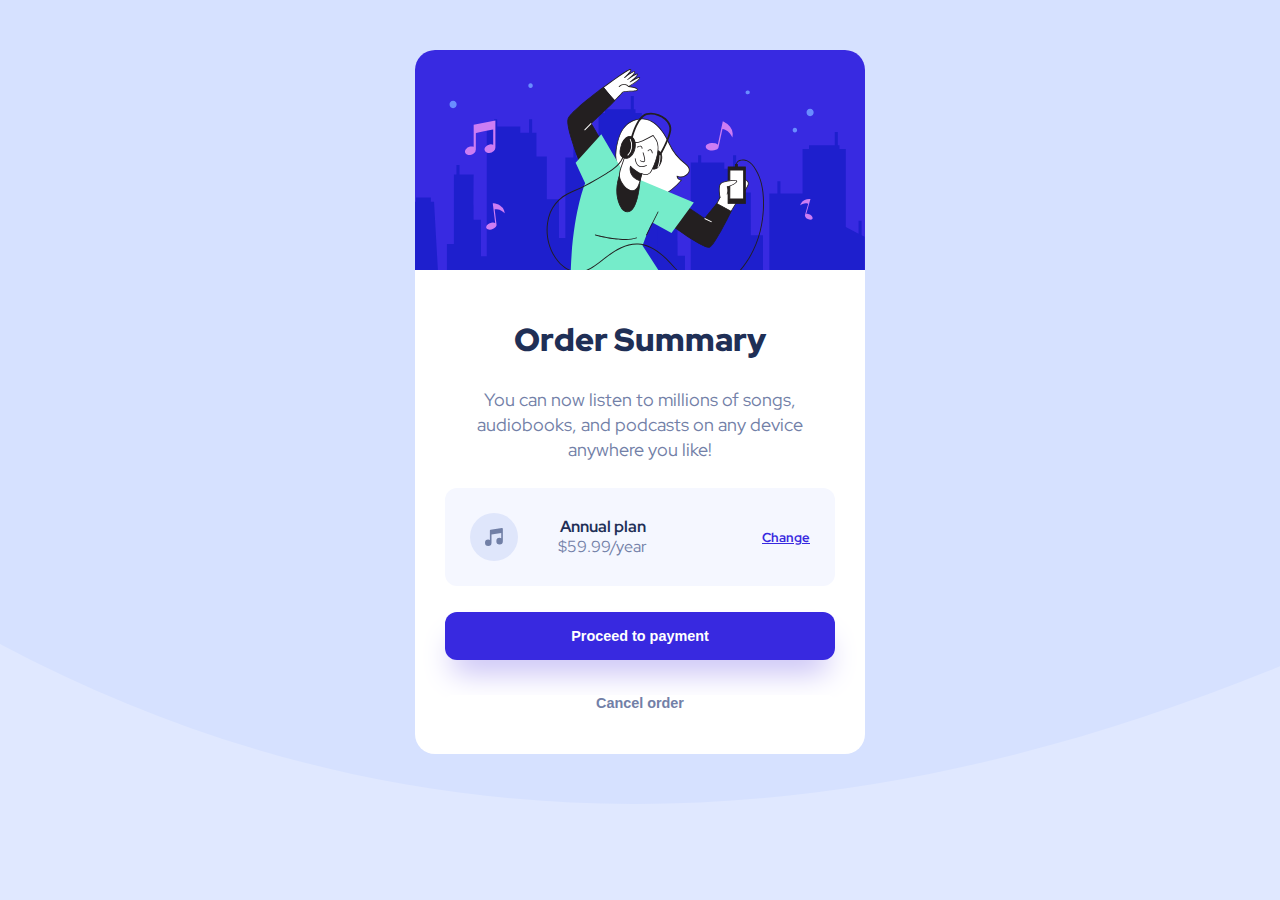
<file: index.html>
<!DOCTYPE html>
<html lang="en">
<head>
  <meta charset="UTF-8">
  <meta name="viewport" content="width=device-width, initial-scale=1.0"> <!-- displays site properly based on user's device -->

  <link rel="icon" type="image/png" sizes="32x32" href="./images/favicon-32x32.png">

  <title>Frontend Mentor | Order summary card</title>

  <link rel="preconnect" href="https://fonts.googleapis.com">
  <link rel="preconnect" href="https://fonts.gstatic.com" crossorigin>
  <link href="https://fonts.googleapis.com/css2?family=Red+Hat+Display:wght@500;700;900&display=swap" rel="stylesheet">
  <link rel="stylesheet" href="css/styles.css">
</head>
<body>
  <div class="card">
    <img class="hero-image" src="images/illustration-hero.svg" alt="Hero Image">

    <div class="container">
      <h2 class="title">Order Summary</h2>
      <p class="order-description">
        You can now listen to millions of songs, audiobooks, and podcasts on any
        device anywhere you like!
      </p>

      <div class="plan-container">
        <img src="images/icon-music.svg" alt="Icon Music">
        <div class="plan-description">
          <strong>Annual plan</strong>
          <p>$59.99/year</p>
        </div>
        <a href="#">Change</a>
      </div>

      <button class="proceed-button">Proceed to payment</button>
      <button class="cancel-button">Cancel order</button>
    </div>
  </div>
</body>
</html>
</file>
<file: css/styles.css>
:root {
    --pale-blue: hsl(225, 100%, 94%);
    --bright-blue: hsl(245, 75%, 52%);
    --very-pale-blue: hsl(225, 100%, 98%);
    --desaturated-blue: hsl(224, 23%, 55%);
    --dark-blue: hsl(223, 47%, 23%);
}

* {
    margin: 0;
    padding: 0;
    box-sizing: border-box;
}

body {
    background-color: var(--pale-blue);
    background-image: url('../images/pattern-background-desktop.svg');
    background-repeat: no-repeat;
    background-size: cover;

    font-size: 16px;
    font-family: "Red Hat Display", sans-serif;
}

.card {
    width: 450px;
    background-color: white;
    color: var(--desaturated-blue);
    border-radius: 20px;
    overflow: hidden;
    margin: 50px auto;
}

.title {
    color: var(--dark-blue);
    font-weight: 900;
    font-size: 32px;
}

.hero-image {
    width: 100%;
}

.container {
    padding: 30px;
    display: flex;
    flex-direction: column;
    justify-content: center;
    text-align: center;
    font-size: 18px;
}

.container > * {
    margin: 13px 0;
}

.order-description {
    line-height: 25px;
}

button {
    width: 100%;
    border: none;

    font-size: 0.9rem;
    font-weight: 700;

    border-radius: 12px;
    cursor: pointer;
}


.proceed-button {
    background-color: var(--bright-blue);
    padding: 1rem 0;
    color: white;
    box-shadow: 0 20px 30px -8px rgb(197, 189, 245);
}


.proceed-button:hover {
    opacity: 0.8;
}

.cancel-button {
    background-color: white;
    color: var(--desaturated-blue);
    margin-top: 22px;
}

.cancel-button:hover {
    color: black;
}

.plan-container {
    font-size: 16px;
    background-color: var(--very-pale-blue);
    padding: 25px;
    border-radius: 12px;
    display: flex;
    flex-direction: row;
    justify-content: space-between;
    align-items: center;
}

.plan-container a {
    color: var(--bright-blue);
    font-size: 13px;
    font-weight: 700;
}

.plan-container a:hover {
    opacity: 0.8;
    text-decoration: none;
}

.plan-container strong {
    color: var(--dark-blue);
}

.plan-description {
    line-height: 20px;
    margin-right: 75px;
}
</file>
